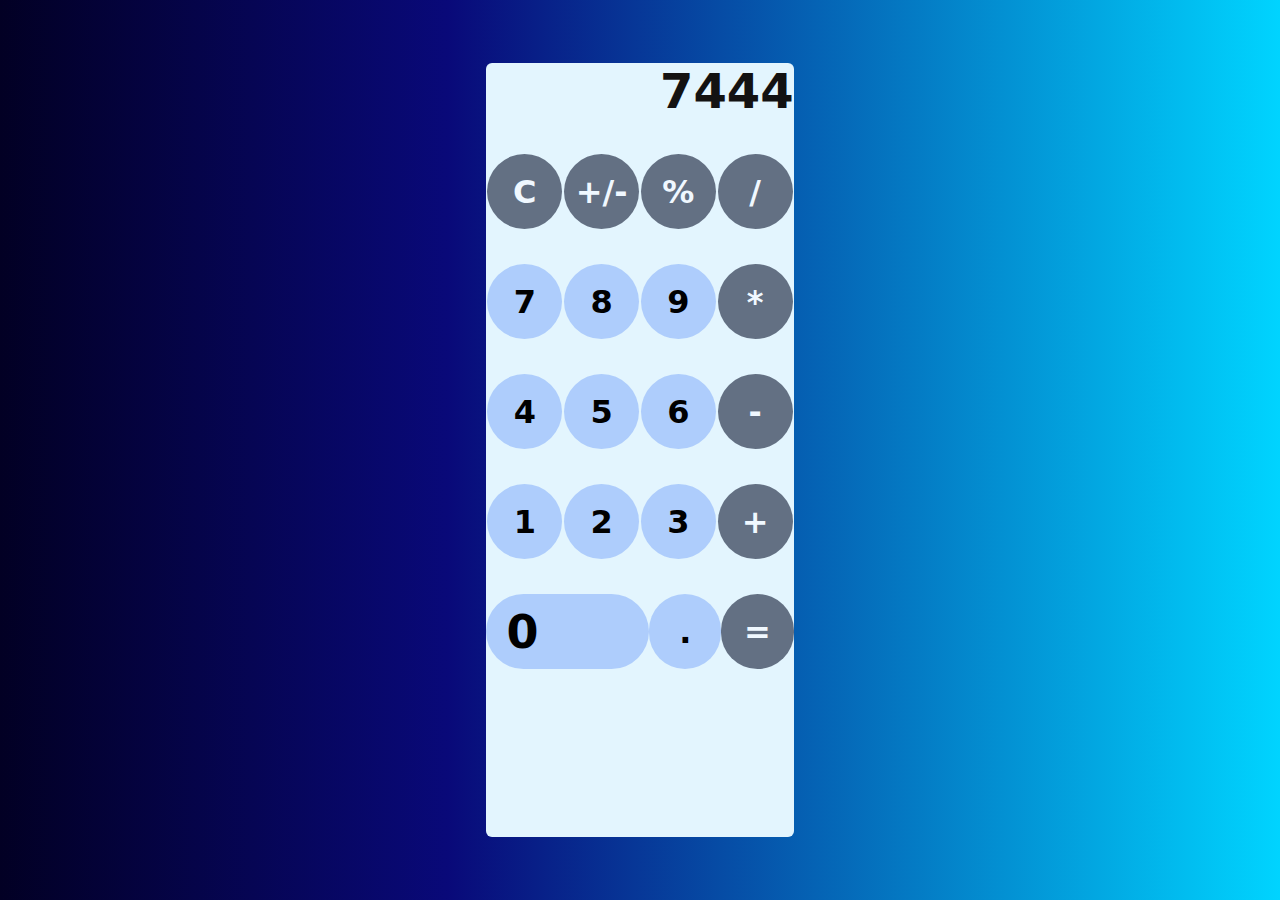
<file: Calculator/index.html>
<!DOCTYPE html>
<html lang="en">
<head>
    <meta charset="UTF-8">
    <meta name="viewport" content="width=device-width, initial-scale=1.0">
    <title>Calculator</title>
    <link rel="stylesheet" href="style.css">
</head>
<body>
    <div class="container">
        <div class="heading">
            <h2>7444</h2>
        </div>

        <div class="row1">
            <div class="num1" style="background-color: rgb(99,112,131); color: aliceblue;" ><h1>C</h1></div>
            <div class="num1"style="background-color: rgb(99,112,131); color: aliceblue;"><h1>+/-</h1></div>
            <div class="num1"style="background-color: rgb(99,112,131); color: aliceblue;"><h1>%</h1></div>
            <div class="num1"style="background-color: rgb(99,112,131); color: aliceblue;"><h1>/</h1></div>
        </div>
        <div class="row2">
            <div class="num1"><h1>7</h1></div>
            <div class="num1"><h1>8</h1></div>
            <div class="num1"><h1>9</h1></div>
            <div class="num1" style="background-color: rgb(99,112,131); color: aliceblue;"><h1>*</h1></div>
        </div>
        <div class="row3">
            <div class="num1"><h1>4</h1></div>
            <div class="num1"><h1>5</h1></div>
            <div class="num1"><h1>6</h1></div>
            <div class="num1" style="background-color: rgb(99,112,131); color: aliceblue;"><h1>-</h1></div>
        </div>
        <div class="row4">
            <div class="num1"><h1>1</h1></div>
            <div class="num1"><h1>2</h1></div>
            <div class="num1"><h1>3</h1></div>
            <div class="num1" style="background-color: rgb(99,112,131); color: aliceblue;"><h1>+</h1></div>
        </div>
        <div class="row5">
            <div class="num2"><h1>0</h1></div>
            <div class="num1"><h1>.</h1></div>
            <div class="num1" style="background-color: rgb(99,112,131); color: aliceblue;"><h1>=</h1></div>
        </div>
    </div>
</body>
</html>
</file>
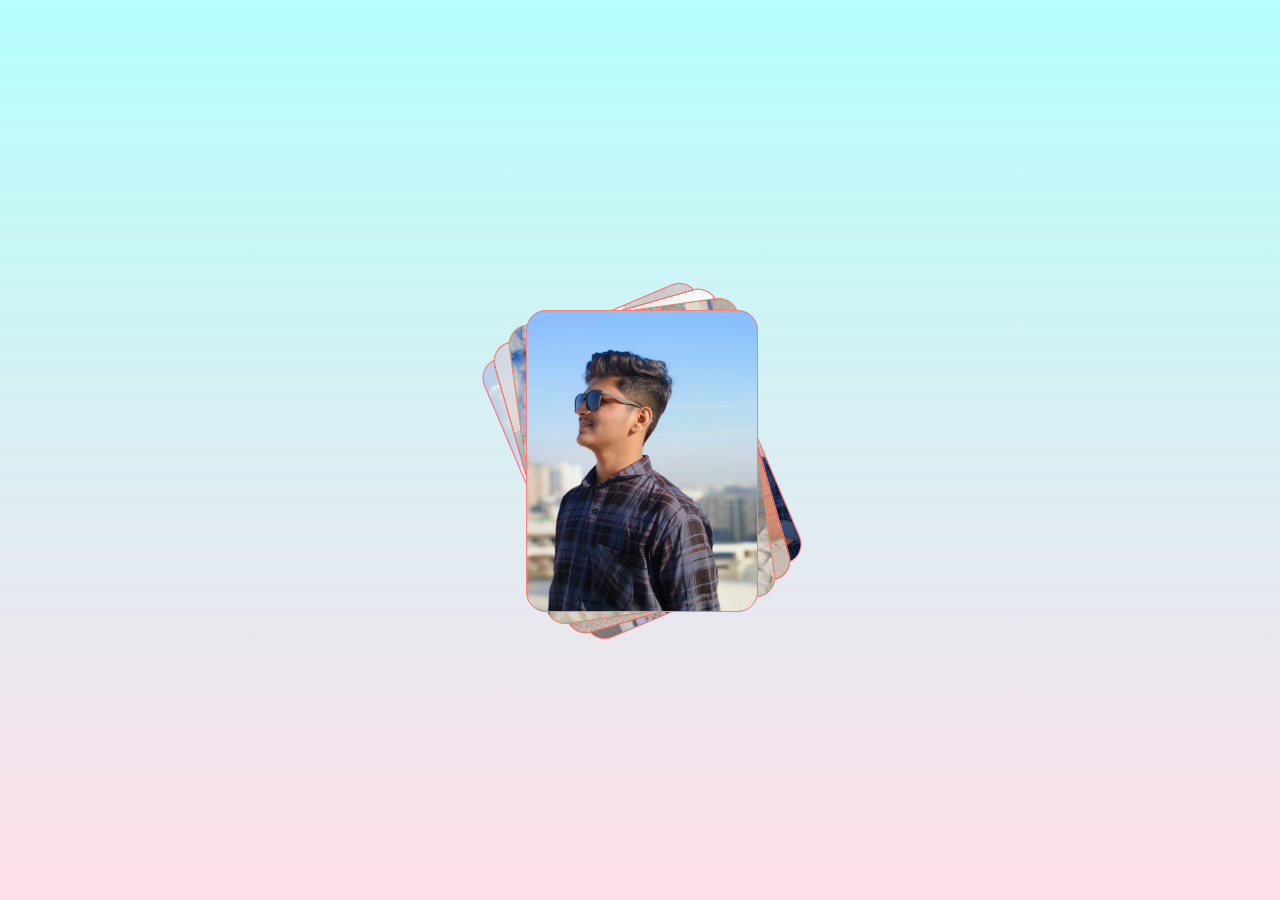
<file: Cards/index.html>
<!DOCTYPE html>
<html lang="en">
<head>
    <meta charset="UTF-8">
    <meta name="viewport" content="width=device-width, initial-scale=1.0">
    <title>Cards</title>
    <link rel="stylesheet" href="style.css">
</head>
<body>
    <div id="main">
        <div id="card1" class="card">
            <img src="./image 1.jpg">
        </div>
        <div id="card2" class="card">
            <img src="./image 2.jpg">
        </div>
        <div id="card3" class="card">
            <img src="./image 3.jpg">
        </div>
        <div id="card4" class="card">
            <img src="./image 4.jpg">
        </div>
    </div>
    
</body>
</html>
</file>
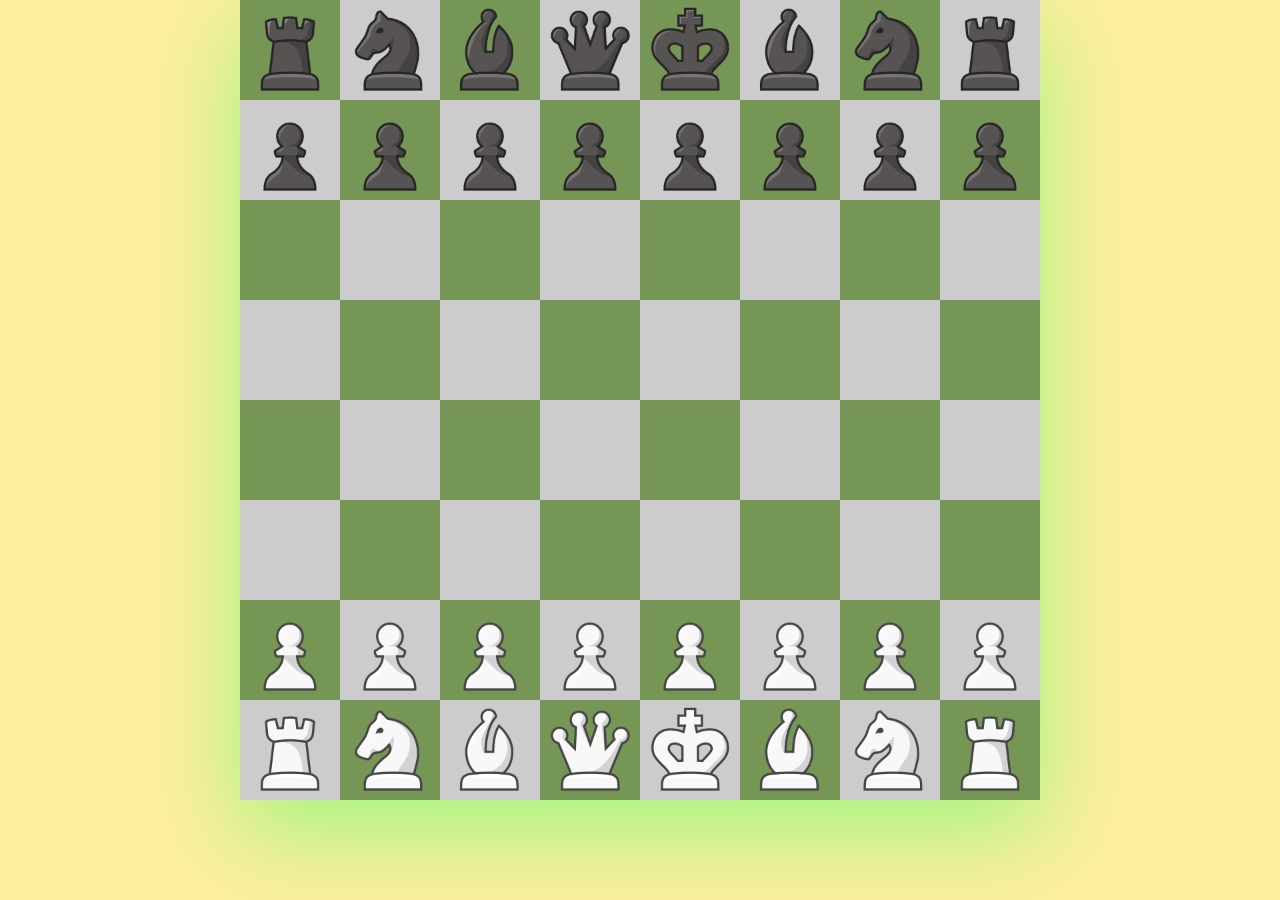
<file: Chess/index.html>
<!DOCTYPE html>
<html lang="en">
<head>
    <meta charset="UTF-8">
    <meta name="viewport" content="width=device-width, initial-scale=1.0">
    <title>Chessboard</title>
    <link rel="stylesheet" href="style.css">
</head>
<body>
    <div class="outer">
        <div class="row">
            <div class="black"><img src="./pieces/black/rook.png"></div>
            <div class="white"><img src="./pieces/black/knight.png"></div>
            <div class="black"><img src="./pieces/black/bishop.png"></div>
            <div class="white"><img src="./pieces/black/queen.png"></div>
            <div class="black"><img src="./pieces/black/king.png"></div>
           <div class="white"><img src="./pieces/black/bishop.png"></div>
            <div class="black"><img src="./pieces/black/knight.png"></div>
            <div class="white"><img src="./pieces/black/rook.png"></div>
        </div><!--first row end-->
        <div class="row">
            <div class="white"><img src="./pieces/black/pawn.png"></div>
            <div class="black"><img src="./pieces/black/pawn.png"></div>
            <div class="white"><img src="./pieces/black/pawn.png"></div>
            <div class="black"><img src="./pieces/black/pawn.png"></div>
            <div class="white"><img src="./pieces/black/pawn.png"></div>
            <div class="black"><img src="./pieces/black/pawn.png"></div>
            <div class="white"><img src="./pieces/black/pawn.png"></div>
            <div class="black"><img src="./pieces/black/pawn.png"></div>
        </div><!--second row end-->
        <div class="row">
            <div class="black"></div>
            <div class="white"></div>
            <div class="black"></div>
            <div class="white"></div>
            <div class="black"></div>
            <div class="white"></div>
            <div class="black"></div>
            <div class="white"></div>
        </div><!--third row end-->
        <div class="row">
            <div class="white"></div>
            <div class="black"></div>
            <div class="white"></div>
            <div class="black"></div>
            <div class="white"></div>
            <div class="black"></div>
            <div class="white"></div>
            <div class="black"></div>
        </div><!--four row end-->
        <div class="row">
            <div class="black"></div>
            <div class="white"></div>
            <div class="black"></div>
            <div class="white"></div>
            <div class="black"></div>
            <div class="white"></div>
            <div class="black"></div>
            <div class="white"></div>
        </div><!--five row end-->
        <div class="row">
            <div class="white"></div>
            <div class="black"></div>
            <div class="white"></div>
            <div class="black"></div>
            <div class="white"></div>
            <div class="black"></div>
            <div class="white"></div>
            <div class="black"></div>
        </div><!--six row end-->
        <div class="row">
            <div class="black"><img src="./pieces/white/pawn.png"></div>
            <div class="white"><img src="./pieces/white/pawn.png"></div>
            <div class="black"><img src="./pieces/white/pawn.png"></div>
            <div class="white"><img src="./pieces/white/pawn.png"></div>
            <div class="black"><img src="./pieces/white/pawn.png"></div>
            <div class="white"><img src="./pieces/white/pawn.png"></div>
            <div class="black"><img src="./pieces/white/pawn.png"></div>
            <div class="white"><img src="./pieces/white/pawn.png"></div>
        </div><!--seaven row end-->
        <div class="row">
            <div class="white"><img src="./pieces/white/rook.png"></div>
            <div class="black"><img src="./pieces/white/knight.png"></div>
            <div class="white"><img src="./pieces/white/bishop.png"></div>
            <div class="black"><img src="./pieces/white/queen.png"></div>
            <div class="white"><img src="./pieces/white/king.png"></div>
            <div class="black"><img src="./pieces/white/bishop.png"></div>
            <div class="white"><img src="./pieces/white/knight.png"></div>
            <div class="black"><img src="./pieces/white/rook.png"></div>
        </div><!--eight row end-->
    </div>
    
</body>
</html>
</file>
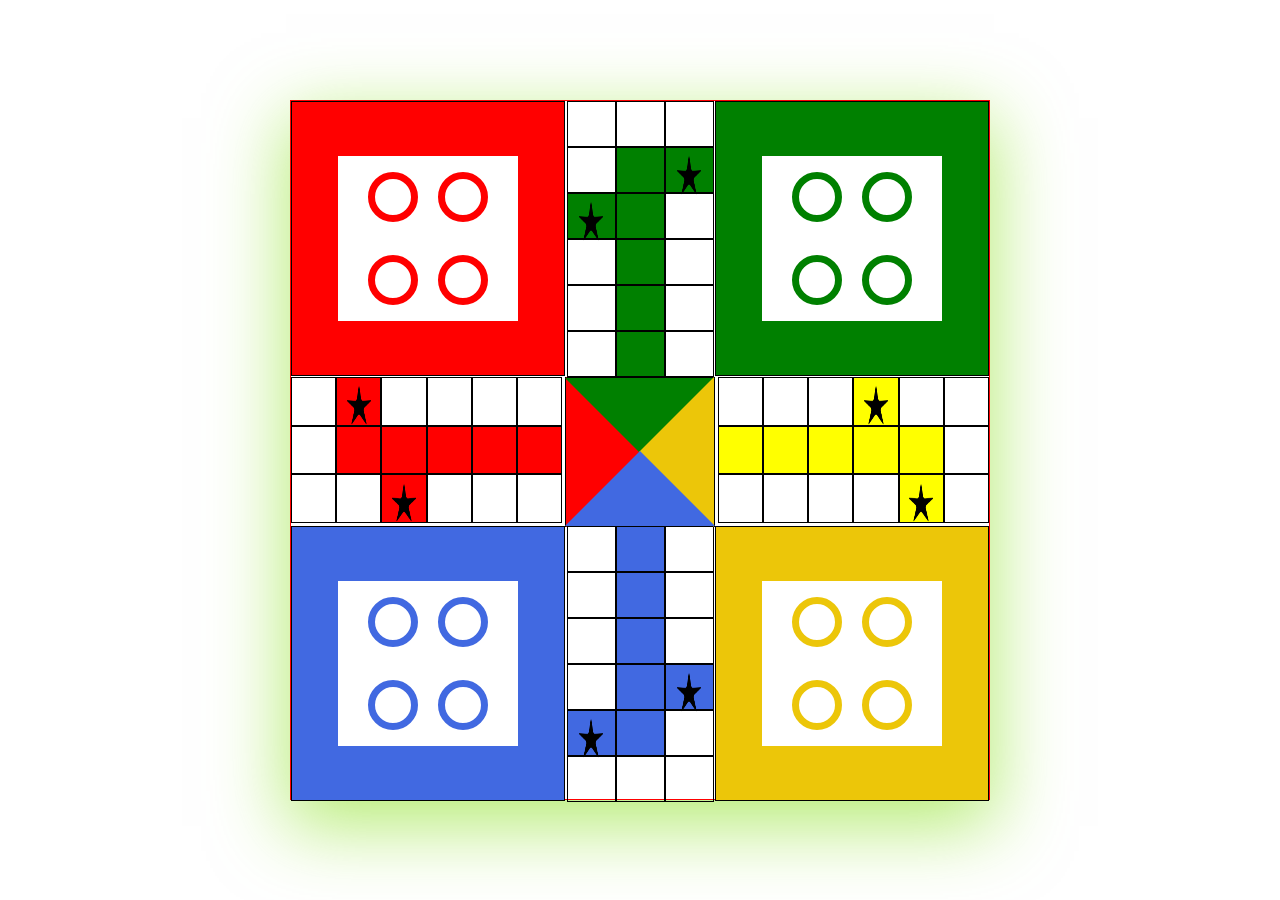
<file: Ludo/index.html>
<!DOCTYPE html>
<html lang="en">
<head>
    <meta charset="UTF-8">
    <meta name="viewport" content="width=device-width, initial-scale=1.0">
    <title>Ludo</title>
    <link rel="stylesheet" href="style.css">
</head>
<body>
    <div class="outer">
        <div class="red">
            <div class="box">
                <div class="insidebox_redBackground"></div>
                <div class="insidebox_redBackground"></div>
                <div class="insidebox_redBackground"></div>
                <div class="insidebox_redBackground"></div>
            </div>
        </div>
           
        <div class="squareContainer">
            <div class="left">
                <div class="square"></div>
                <div class="square"></div>
                <div class="square" style="background-color: green;">
                    <img src="./dark-star-shape.png" alt="star">
                </div>
                <div class="square"></div>
                <div class="square"></div>
                <div class="square"></div>
            </div>
            <div class="middle">
                <div class="square"></div>
                <div class="square" style="background-color: green;"></div>
                <div class="square" style="background-color: green;"></div>
                <div class="square" style="background-color: green;"></div>
                <div class="square" style="background-color: green;"></div>
                <div class="square" style="background-color: green;"></div>
            </div>
            <div class="right">
                <div class="square"></div>
                <div class="square" style="background-color: green;">
                    <img src="./dark-star-shape.png" alt="star">
                </div>
                <div class="square"></div>
                <div class="square"></div>
                <div class="square"></div>
                <div class="square"></div>
            </div>
        </div>

        <div class="green">
            <div class="box">
                <div class="insidebox_greenBackground"></div>
                <div class="insidebox_greenBackground"></div>
                <div class="insidebox_greenBackground"></div>
                <div class="insidebox_greenBackground"></div>
            </div>
        </div>

        <div class="row">
            <div class="rowleft">
                <div class="row1">
                    <div class="square1"></div>
                    <div class="square1" style="background-color: red;">
                        <img src="./dark-star-shape.png" alt="star">
                    </div>
                    <div class="square1"></div>
                    <div class="square1"></div>
                    <div class="square1"></div>
                    <div class="square1"></div>
                </div>
                <div class="row1">
                    <div class="square1"></div>
                    <div class="square1" style="background-color: red;"></div>
                    <div class="square1" style="background-color: red;"></div>
                    <div class="square1" style="background-color: red;"></div>
                    <div class="square1" style="background-color: red;"></div>
                    <div class="square1" style="background-color: red;"></div>
                </div>
                <div class="row1">
                    <div class="square1"></div>
                    <div class="square1"></div>
                    <div class="square1" style="background-color: red;">
                        <img src="./dark-star-shape.png" alt="star">
                    </div>
                    <div class="square1"></div>
                    <div class="square1"></div>
                    <div class="square1"></div>
                </div>
            </div>

            <!-- Center Home Area -->
            <div class="center-home">
                <div class="triangle red-triangle"></div>
                <div class="triangle green-triangle"></div>
                <div class="triangle yellow-triangle"></div>
                <div class="triangle blue-triangle"></div>
            </div>

            <div class="row-right">
                <div class="row1">
                    <div class="square1"></div>
                    <div class="square1"></div>
                    <div class="square1"></div>
                    <div class="square1" style="background-color: yellow;">
                        <img src="./dark-star-shape.png" alt="star">
                    </div>
                    <div class="square1"></div>
                    <div class="square1"></div>
                </div>
                <div class="row1">
                    <div class="square1" style="background-color: yellow;"></div>
                    <div class="square1" style="background-color: yellow;"></div>
                    <div class="square1" style="background-color: yellow;"></div>
                    <div class="square1" style="background-color: yellow;"></div>
                    <div class="square1" style="background-color: yellow;"></div>
                    <div class="square1"></div>
                </div>
                <div class="row1">
                    <div class="square1"></div>
                    <div class="square1"></div>
                    <div class="square1"></div>
                    <div class="square1"></div>
                    <div class="square1" style="background-color: yellow;">
                        <img src="./dark-star-shape.png" alt="star">
                    </div>
                    <div class="square1"></div>
                </div>
            </div>
        </div>

        <div class="blue">
            <div class="box">
                <div class="insidebox_blueBackground"></div>
                <div class="insidebox_blueBackground"></div>
                <div class="insidebox_blueBackground"></div>
                <div class="insidebox_blueBackground"></div>
            </div>
        </div>
             
        <div class="squareContainer">
            <div class="left">
                <div class="square"></div>
                <div class="square"></div>
                <div class="square"></div>
                <div class="square"></div>
                <div class="square" style="background-color: royalblue;">
                    <img src="./dark-star-shape.png" alt="star">
                </div>
                <div class="square"></div>
            </div>
            <div class="middle">
                <div class="square" style="background-color: royalblue;"></div>
                <div class="square" style="background-color: royalblue;"></div>
                <div class="square" style="background-color: royalblue;"></div>
                <div class="square" style="background-color: royalblue;"></div>
                <div class="square" style="background-color: royalblue;"></div>
                <div class="square"></div>
            </div>
            <div class="right">
                <div class="square"></div>
                <div class="square"></div>
                <div class="square"></div>
                <div class="square" style="background-color: royalblue;">
                    <img src="./dark-star-shape.png" alt="star">
                </div>
                <div class="square"></div>
                <div class="square"></div>
            </div>
        </div>

        <div class="yellow">
            <div class="box">
                <div class="insidebox_yellowBackground"></div>
                <div class="insidebox_yellowBackground"></div>
                <div class="insidebox_yellowBackground"></div>
                <div class="insidebox_yellowBackground"></div>
            </div>
        </div>
    </div>
</body>
</html>
</file>
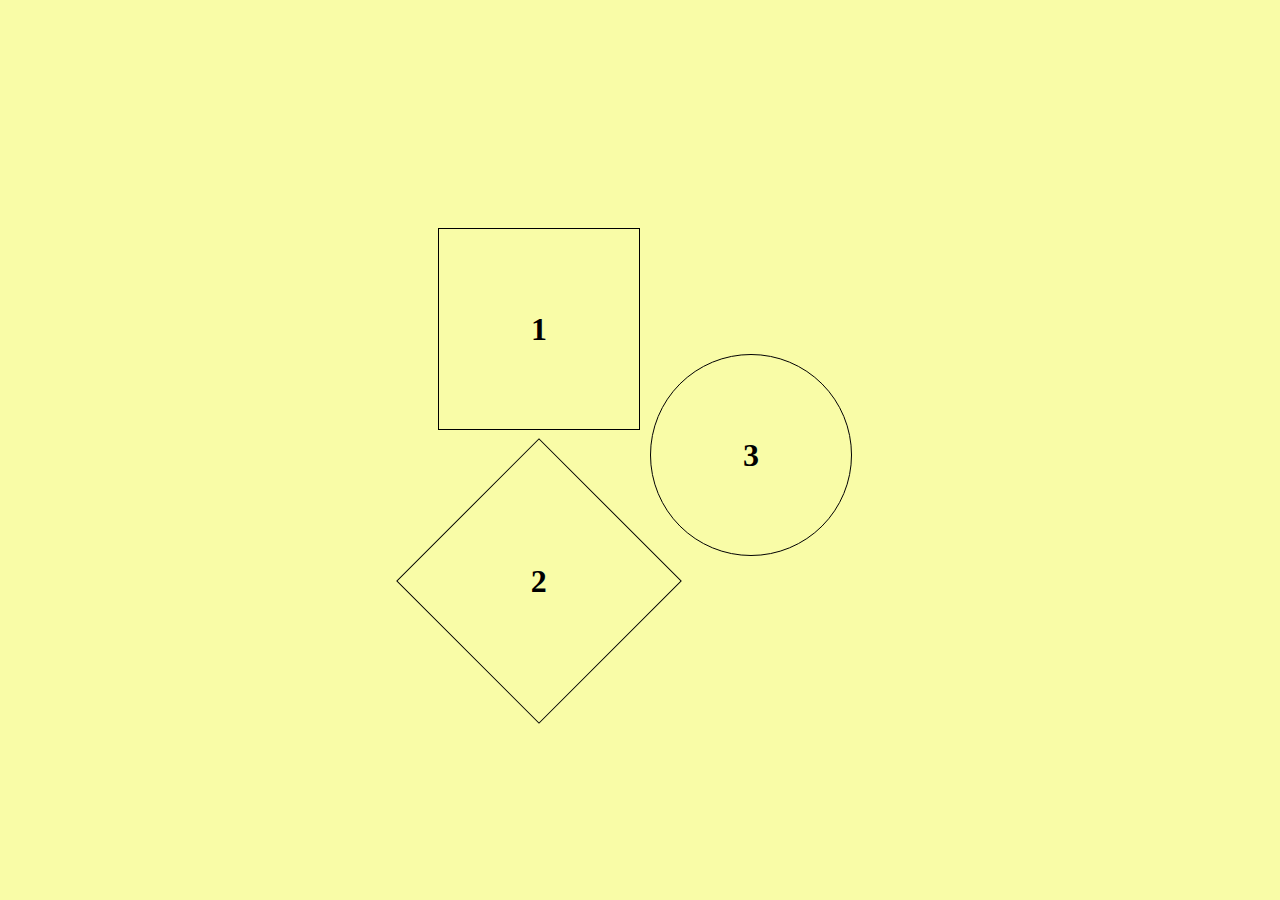
<file: SquearHover/index.html>
<!DOCTYPE html>
<html lang="en">
<head>
    <meta charset="UTF-8">
    <meta name="viewport" content="width=device-width, initial-scale=1.0">
    <title>Squaers</title>
    <link rel="stylesheet" href="style.css">
</head>
<body>
   <div id="main">
    <div id="box">
    <div id="square" class="shape"><h1>1</h1></div>
    <div id="diamond" class="shape"><h1>2</h1></div>
</div>
    <div id="circle" class="shape"><h1>3</h1></div>

   </div> 
    
</body>
</html>
</file>
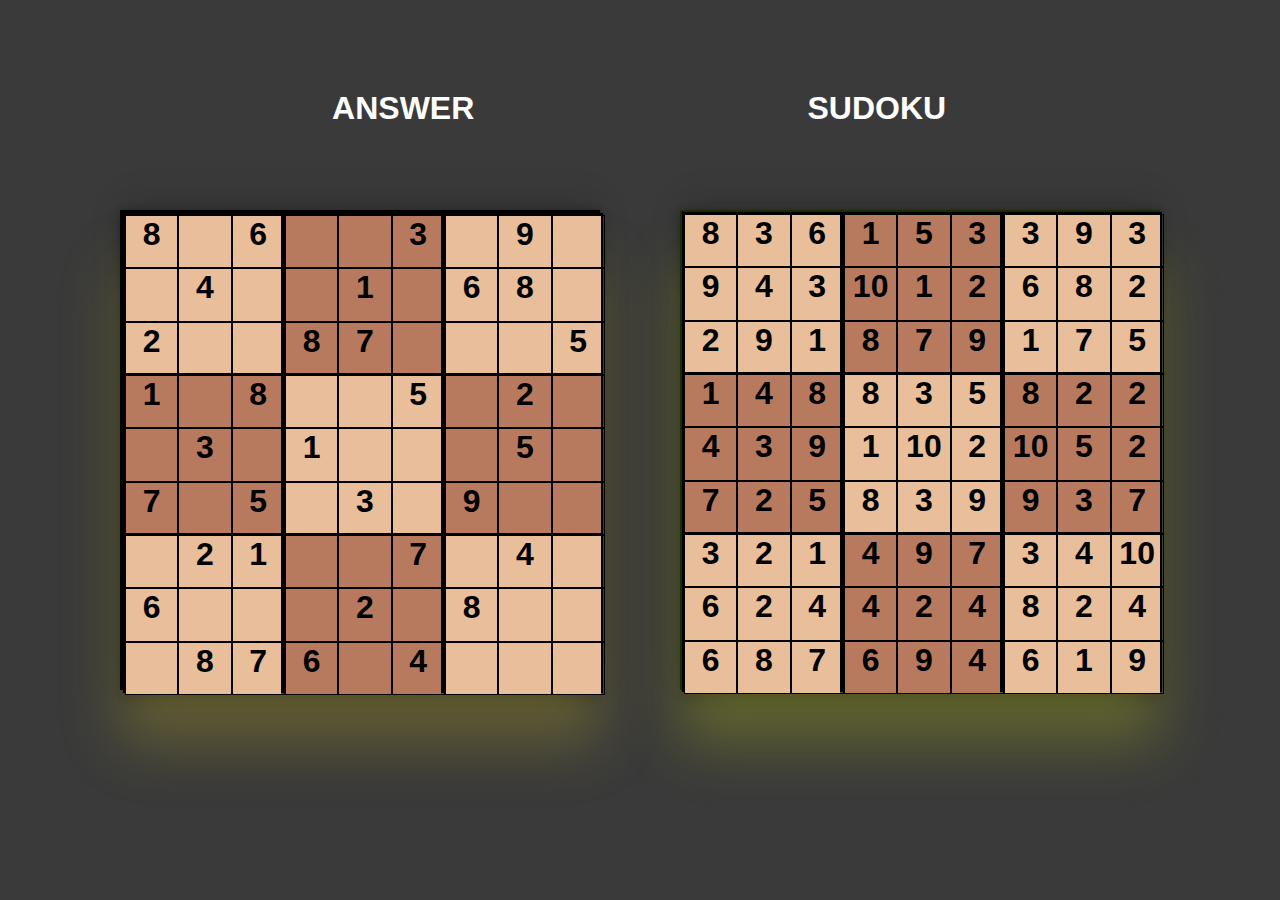
<file: sudoku/index.html>
<!DOCTYPE html>
<html lang="en">

<head>
    <title>Sudoku</title>
    <link rel="stylesheet" href="./style.css">

</head>

<body>
       
    <div class="main">
      <div class="sudoku"><h1>SUDOKU</h1></div>
        <div class="main-border1">
          
          <div class="boxes">
            <div class="rijans">
                <div class="minbox"><h1>8</h1></div>
            <div class="minbox"></div>
            <div class="minbox"><h1>6</h1></div>
            <div class="minbox"></div>
            <div class="minbox"><h1>4</h1></div>
            <div class="minbox"></div>
            <div class="minbox"><h1>2</h1></div>
            <div class="minbox"></div>
            <div class="minbox"></div>
            </div>
          </div>
          <div class="boxes">
            <div class="rijans-color">
                <div class="minbox"></div>
            <div class="minbox"></div>
            <div class="minbox"><h1>3</h1></div>
            <div class="minbox"></div>
            <div class="minbox"><h1>1</h1></div>
            <div class="minbox"></div>
            <div class="minbox"><h1>8</h1></div>
            <div class="minbox"><h1>7</h1></div>
            <div class="minbox"></div>
            </div>
          </div>
          <div class="boxes">
            <div class="rijans">
                <div class="minbox"></div>
            <div class="minbox"><h1>9</h1></div>
            <div class="minbox"></div>
            <div class="minbox"><h1>6</h1></div>
            <div class="minbox"><h1>8</h1></div>
            <div class="minbox"></div>
            <div class="minbox"></div>
            <div class="minbox"></div>
            <div class="minbox"><h1>5</h1></div>
            </div>
          </div>
          <div class="boxes">
            <div class="rijans-color">
                <div class="minbox"><h1>1</h1></div>
            <div class="minbox"></div>
            <div class="minbox"><h1>8</h1></div>
            <div class="minbox"></div>
            <div class="minbox"><h1>3</h1></div>
            <div class="minbox"></div>
            <div class="minbox"><h1>7</h1></div>
            <div class="minbox"></div>
            <div class="minbox"><h1>5</h1></div>
            </div>
          </div>
          <div class="boxes">
            <div class="rijans">
                <div class="minbox"></div>
            <div class="minbox"></div>
            <div class="minbox"><h1>5</h1></div>
            <div class="minbox"><h1>1</h1></div>
            <div class="minbox"></div>
            <div class="minbox"></div>
            <div class="minbox"></div>
            <div class="minbox"><h1>3</h1></div>
            <div class="minbox"></div>
            </div>
          </div>
          <div class="boxes">
            <div class="rijans-color">
                <div class="minbox"></div>
            <div class="minbox"><h1>2</h1></div>
            <div class="minbox"></div>
            <div class="minbox"></div>
            <div class="minbox"><h1>5</h1></div>
            <div class="minbox"></div>
            <div class="minbox"><h1>9</h1></div>
            <div class="minbox"></div>
            <div class="minbox"></div>
            </div>
          </div>
          <div class="boxes">
            <div class="rijans">
                <div class="minbox"></div>
            <div class="minbox"><h1>2</h1></div>
            <div class="minbox"><h1>1</h1></div>
            <div class="minbox"><h1>6</h1></div>
            <div class="minbox"></div>
            <div class="minbox"></div>
            <div class="minbox"></div>
            <div class="minbox"><h1>8</h1></div>
            <div class="minbox"><h1>7</h1></div>
            </div>
          </div>
          <div class="boxes">
            <div class="rijans-color">
                <div class="minbox"></div>
            <div class="minbox"></div>
            <div class="minbox"><h1>7</h1></div>
            <div class="minbox"></div>
            <div class="minbox"><h1>2</h1></div>
            <div class="minbox"></div>
            <div class="minbox"><h1>6</h1></div>
            <div class="minbox"></div>
            <div class="minbox"><h1>4</h1></div>
            </div>
          </div>
          <div class="boxes">
            <div class="rijans">
                <div class="minbox"></div>
            <div class="minbox"><h1>4</h1></div>
            <div class="minbox"></div>
            <div class="minbox"><h1>8</h1></div>
            <div class="minbox"></div>
            <div class="minbox"></div>
            <div class="minbox"></div>
            <div class="minbox"></div>
            <div class="minbox"><h1></h1></div>
            </div>
          </div>
</div>
      
<div class="ans"><h1>ANSWER</h1></div>
        <div class="main-border2">
          <div class="boxes">
            <div class="rijans">
                <div class="minbox"><h1>8</h1></div>
            <div class="minbox"><h1>3</h1></div>
            <div class="minbox"><h1>6</h1></div>
            <div class="minbox"><h1>9</h1></div>
            <div class="minbox"><h1>4</h1></div>
            <div class="minbox"><h1>3</h1></div>
            <div class="minbox"><h1>2</h1></div>
            <div class="minbox"><h1>9</h1></div>
            <div class="minbox"><h1>1</h1></div>
            </div>
          </div>
          <div class="boxes">
            <div class="rijans-color">
                <div class="minbox"><h1>1</h1></div>
            <div class="minbox"><h1>5</h1></div>
            <div class="minbox"><h1>3</h1></div>
            <div class="minbox"><h1>10</h1></div>
            <div class="minbox"><h1>1</h1></div>
            <div class="minbox"><h1>2</h1></div>
            <div class="minbox"><h1>8</h1></div>
            <div class="minbox"><h1>7</h1></div>
            <div class="minbox"><h1>9</h1></div>
            </div>
          </div>
          <div class="boxes">
            <div class="rijans">
                <div class="minbox"><h1>3</h1></div>
            <div class="minbox"><h1>9</h1></div>
            <div class="minbox"><h1>3</h1></div>
            <div class="minbox"><h1>6</h1></div>
            <div class="minbox"><h1>8</h1></div>
            <div class="minbox"><h1>2</h1></div>
            <div class="minbox"><h1>1</h1></div>
            <div class="minbox"><h1>7</h1></div>
            <div class="minbox"><h1>5</h1></div>
            </div>
          </div>
          <div class="boxes">
            <div class="rijans-color">
                <div class="minbox"><h1>1</h1></div>
            <div class="minbox"><h1>4</h1></div>
            <div class="minbox"><h1>8</h1></div>
            <div class="minbox"><h1>4</h1></div>
            <div class="minbox"><h1>3</h1></div>
            <div class="minbox"><h1>9</h1></div>
            <div class="minbox"><h1>7</h1></div>
            <div class="minbox"><h1>2</h1></div>
            <div class="minbox"><h1>5</h1></div>
            </div>
          </div>
          <div class="boxes">
            <div class="rijans">
                <div class="minbox"><h1>8</h1></div>
            <div class="minbox"><h1>3</h1></div>
            <div class="minbox"><h1>5</h1></div>
            <div class="minbox"><h1>1</h1></div>
            <div class="minbox"><h1>10</h1></div>
            <div class="minbox"><h1>2</h1></div>
            <div class="minbox"><h1>8</h1></div>
            <div class="minbox"><h1>3</h1></div>
            <div class="minbox"><h1>9</h1></div>
            </div>
          </div>
          <div class="boxes">
            <div class="rijans-color">
                <div class="minbox"><h1>8</h1></div>
            <div class="minbox"><h1>2</h1></div>
            <div class="minbox"><h1>2</h1></div>
            <div class="minbox"><h1>10</h1></div>
            <div class="minbox"><h1>5</h1></div>
            <div class="minbox"><h1>2</h1></div>
            <div class="minbox"><h1>9</h1></div>
            <div class="minbox"><h1>3</h1></div>
            <div class="minbox"><h1>7</h1></div>
            </div>
          </div>
          <div class="boxes">
            <div class="rijans">
                <div class="minbox"><h1>3</h1></div>
            <div class="minbox"><h1>2</h1></div>
            <div class="minbox"><h1>1</h1></div>
            <div class="minbox"><h1>6</h1></div>
            <div class="minbox"><h1>2</h1></div>
            <div class="minbox"><h1>4</h1></div>
            <div class="minbox"><h1>6</h1></div>
            <div class="minbox"><h1>8</h1></div>
            <div class="minbox"><h1>7</h1></div>
            </div>
          </div>
          <div class="boxes">
            <div class="rijans-color">
                <div class="minbox"><h1>4</h1></div>
            <div class="minbox"><h1>9</h1></div>
            <div class="minbox"><h1>7</h1></div>
            <div class="minbox"><h1>4</h1></div>
            <div class="minbox"><h1>2</h1></div>
            <div class="minbox"><h1>4</h1></div>
            <div class="minbox"><h1>6</h1></div>
            <div class="minbox"><h1>9</h1></div>
            <div class="minbox"><h1>4</h1></div>
            </div>
          </div>
          <div class="boxes">
            <div class="rijans">
                <div class="minbox"><h1>3</h1></div>
            <div class="minbox"><h1>4</h1></div>
            <div class="minbox"><h1>10</h1></div>
            <div class="minbox"><h1>8</h1></div>
            <div class="minbox"><h1>2</h1></div>
            <div class="minbox"><h1>4</h1></div>
            <div class="minbox"><h1>6</h1></div>
            <div class="minbox"><h1>1</h1></div>
            <div class="minbox"><h1>9</h1></div>
            </div>
          </div>
         
    </div>








</div>









</body>
</html>
</file>
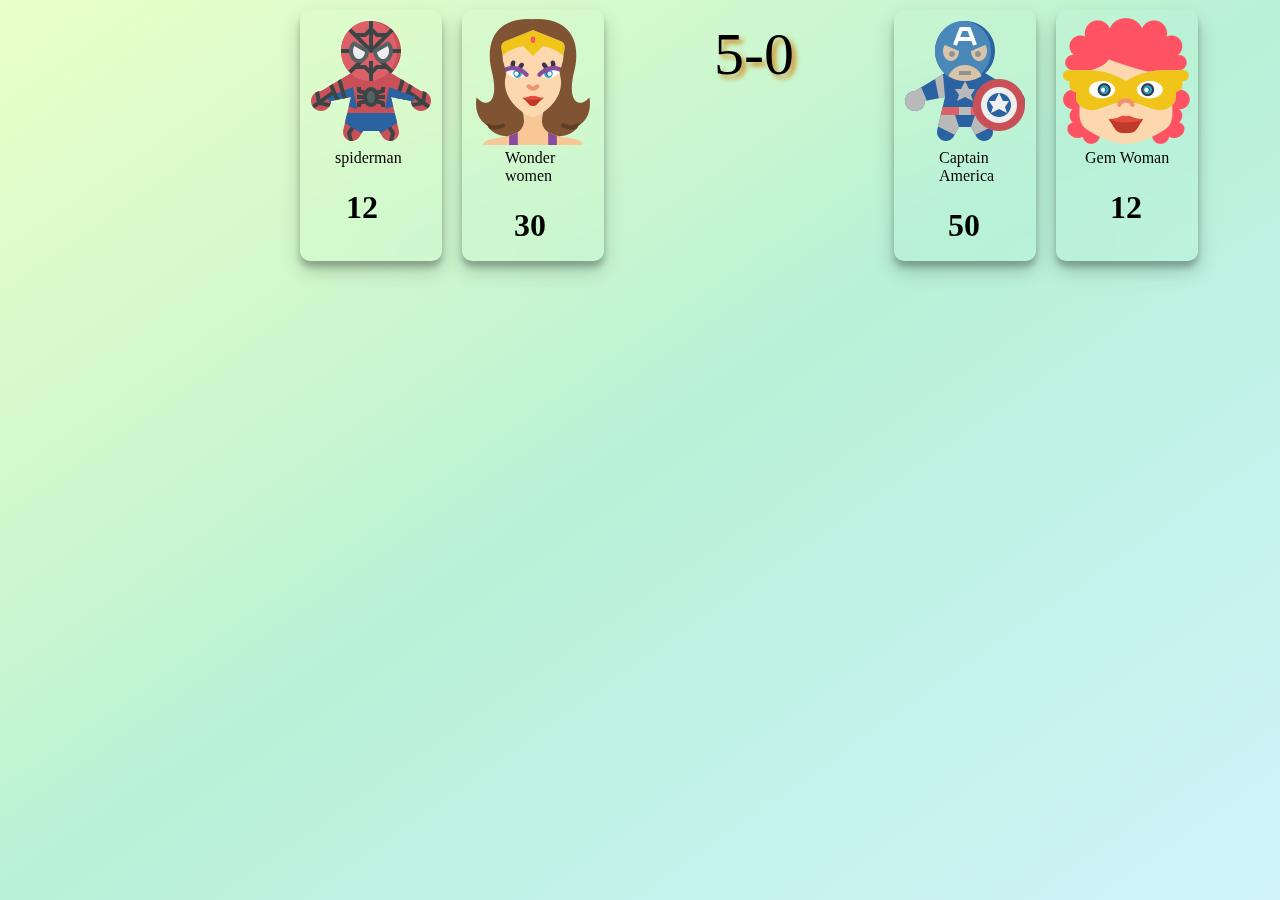
<file: SuperWar/index.html>
<!DOCTYPE html>
<html lang="en">
<head>
    <meta charset="UTF-8">
    <meta name="viewport" content="width=device-width, initial-scale=1.0">
    <title>SuperWars</title>
    <link rel="stylesheet" href="style.css">
</head>
<body>
    <div id="main">
        <div id="spiderman">
            <img src="./super-1.png">
            <p style="margin-left: 28px;">spiderman</p>
            <h1>12</h1>
        </div>

         <div id="wonderwomen">
            <img src="./super-3.png">
            <p style="margin-left: 36px;">Wonder<br>women </p>
            <h1>30</h1>
         </div>   

         <div id="score">
            <div class="score1">5</div>
            <div class="desh">-</div>
            <div class="score2">0</div>
         </div>

         <div id="captainamerica">
            <img src="./super-2.png">
            <p style="margin-left: 38px;">Captain<br>America</p>
            <h1>50</h1>
         </div>

         <div id="gemwoman">
            <img src="./super-4.png">
            <p style="margin-left: 22px;">Gem Woman</p>
            <h1>12</h1>

         </div>
        </div>
    
    
</body>
</html>
</file>
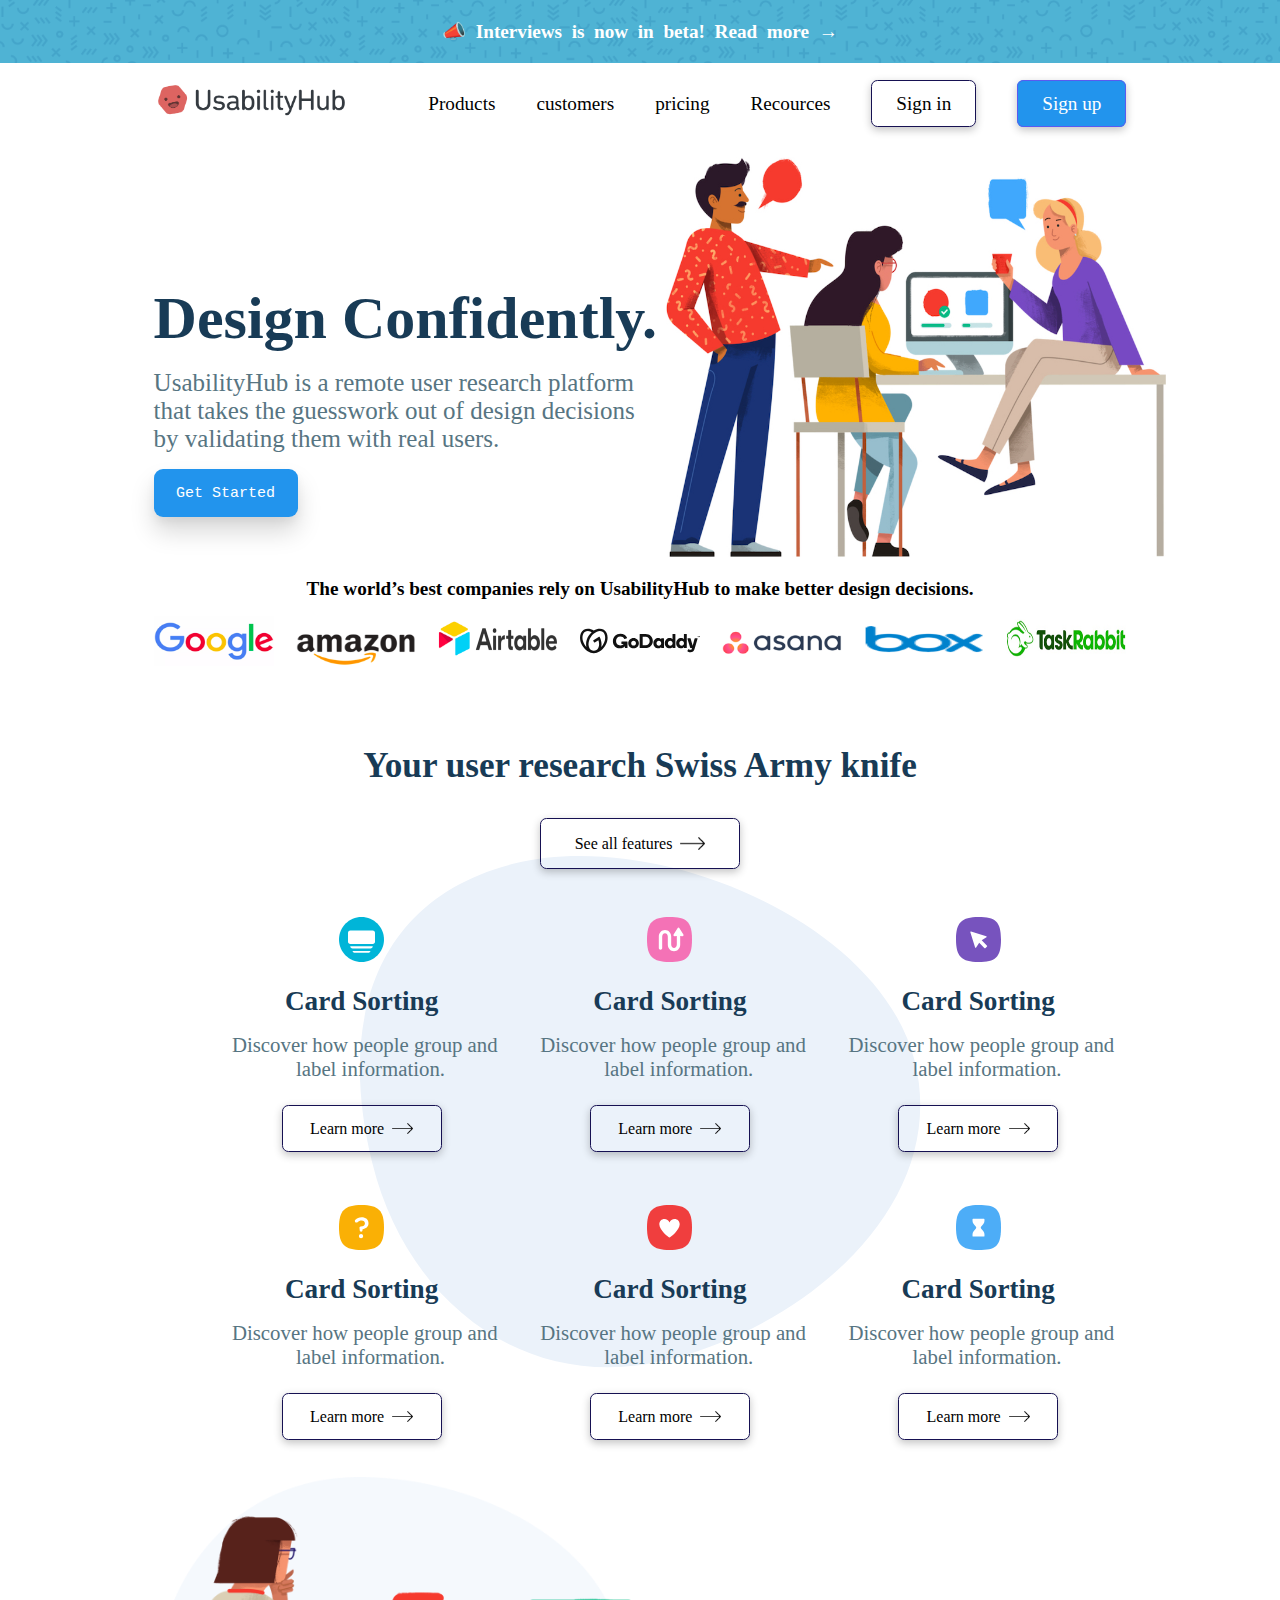
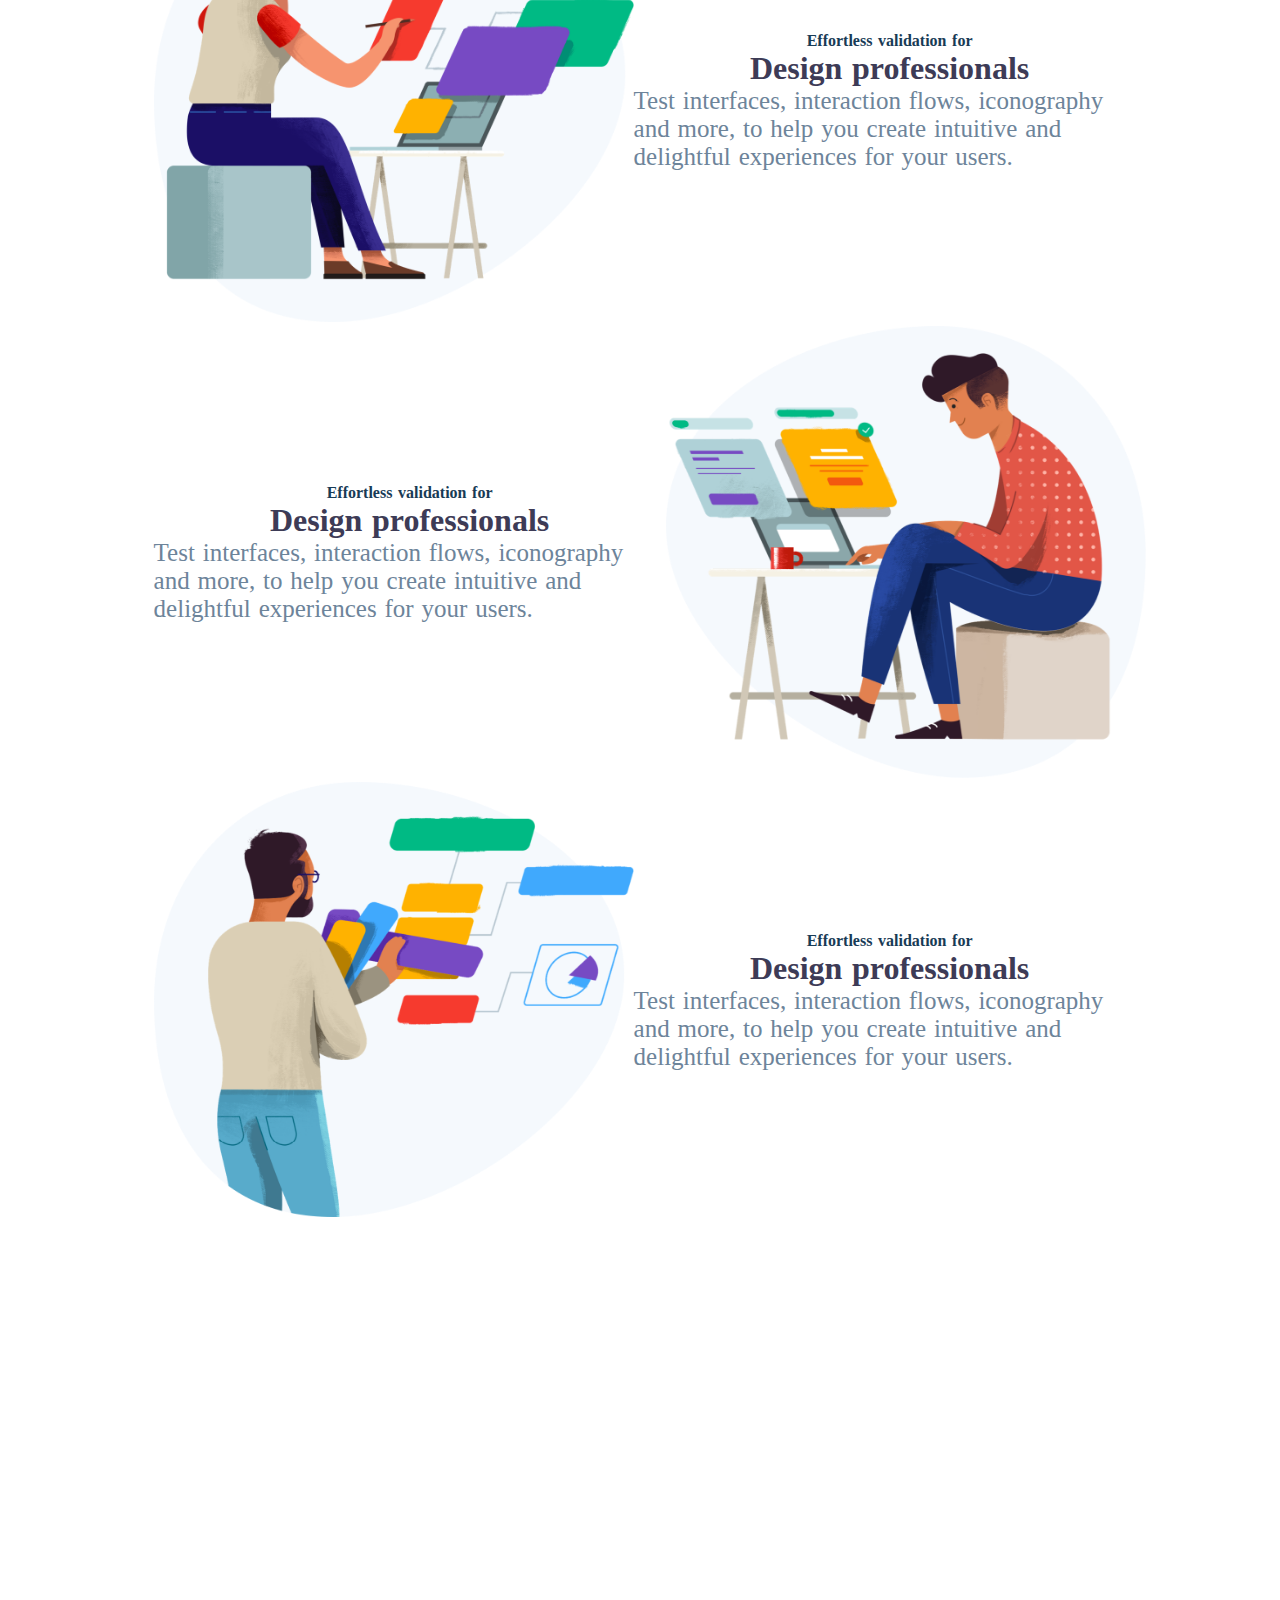
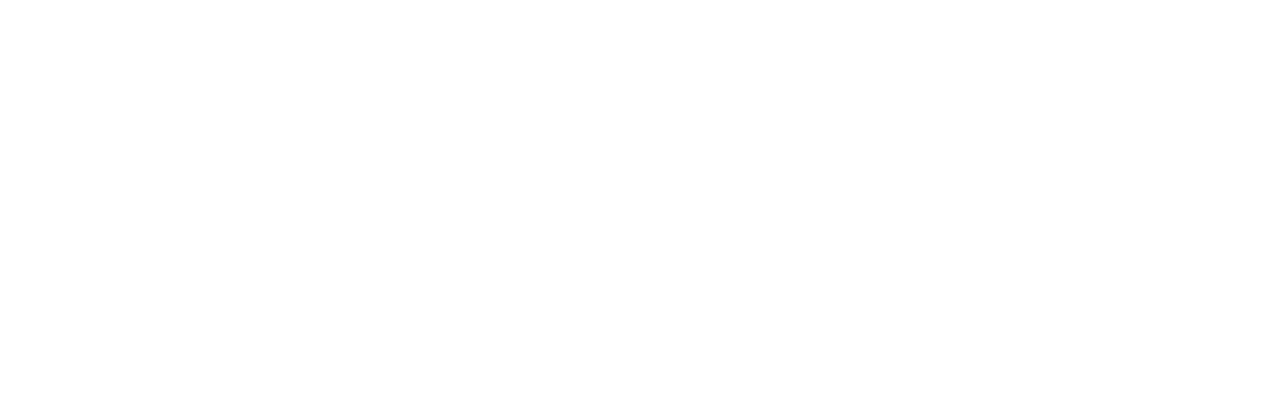
<file: UsabilityHub-clone/index.html>
<!DOCTYPE html>
<html lang="en">

<head>
    <meta charset="UTF-8">
    <meta name="viewport" content="width=device-width, initial-scale=1.0">
    <title>My website</title>
    <link rel="stylesheet" href="style.css">
</head>

<body>
    <div class="top-banner">
        <h3>📣 Interviews is now in beta! Read more →</h3>
    </div>

    <div class="bothside-space">
        <nav>
            <div class="logo">
                <a href="#">
                    <img src="./photos/asset 0.png" alt="">
                </a>
            </div>

            <div class="navigation-links">
                <ul class="navbar">
                    <li class="list"><a href="#" style="text-decoration: none;">Products</a></li>
                    <li class="list"><a href="#" style="text-decoration: none;">customers</a></li>
                    <li class="list"><a href="#" style="text-decoration: none;">pricing</a></li>
                    <li class="list"><a href="#" style="text-decoration: none;">Recources</a></li>
                    <li><a href="#" id="box-1" style="text-decoration: none;">Sign in</a></li>
                    <li><a href="#" id="box-2" style="text-decoration: none; color: white;">Sign up</a></li>
                </ul>
            </div>
        </nav>


        <main>
            <div class="content-left">
                <h1 style="font-size: 60px; color:rgb(24,59,86);">Design Confidently.</h1>
                <p style="color: rgb(87,117,130);">UsabilityHub is a remote user research platform that takes the
                    guesswork out of design decisions by validating them with real users.</p>
                <button>
                    <pre>Get Started</pre>
                </button>
            </div>

            <div class="right-img">
                <img src="./photos/asset 1.jpeg" alt="">
            </div>
        </main>

        <div class="compuny-container">
            <div class="compuny-text">
                <h3>The world’s best companies rely on UsabilityHub to make better design decisions.</h3>
            </div>
            <div class="compunys-img">
                <img src="./photos/asset 2.png" alt="">
                <img src="./photos/asset 3.png" alt="">
                <img src="./photos/asset 4.png" alt="">
                <img src="./photos/asset 5.svg">
                <img src="./photos/asset 6.png" alt="">
                <img src="./photos/asset 7.png" alt="">
                <img src="./photos/asset 8.png" alt="">
            </div>
        </div>

        <div class="back-img">

            <div class="header-section">
                <div class="header">
                    <h2>Your user research Swiss Army knife</h2>
                    <a href="#" id="right-arrow" style="text-decoration: none;"><span>See all features</span><img
                            src="./photos/right-arrow.png"></a>
                </div>
            </div>

            <div class="mid-grid">
                <div class="mid">
                    <div class="cart-1">
                        <div class="img-section">
                            <img src="./photos/asset 9.svg" alt="">
                        </div>
                        <div class="text-1">
                            <h3>Card Sorting</h3>
                            <p>Discover how people group and <span>label information.</span></p>
                        </div>
                        <a href="#" id="learn-more" style="text-decoration: none;"><span>Learn more</span><img
                                src="./photos/right-arrow.png"></a>
                    </div>
                </div>

                <div class="mid">
                    <div class="cart-1">
                        <div class="img-section">
                            <img src="./photos/asset 10.svg" alt="">
                        </div>
                        <div class="text-1">
                            <h3>Card Sorting</h3>
                            <p>Discover how people group and <span>label information.</span></p>
                        </div>
                        <a href="#" id="learn-more" style="text-decoration: none;"><span>Learn more</span><img
                                src="./photos/right-arrow.png"></a>
                    </div>
                </div>

                <div class="mid">
                    <div class="cart-1">
                        <div class="img-section">
                            <img src="./photos/asset 11.svg" alt="">
                        </div>
                        <div class="text-1">
                            <h3>Card Sorting</h3>
                            <p>Discover how people group and <span>label information.</span></p>
                        </div>
                        <a href="#" id="learn-more" style="text-decoration: none;"><span>Learn more</span><img
                                src="./photos/right-arrow.png"></a>
                    </div>
                </div>

                <div class="mid">
                    <div class="cart-1">
                        <div class="img-section">
                            <img src="./photos/asset 12.svg" alt="">
                        </div>
                        <div class="text-1">
                            <h3>Card Sorting</h3>
                            <p>Discover how people group and <span>label information.</span></p>
                        </div>
                        <a href="#" id="learn-more" style="text-decoration: none;"><span>Learn more</span><img
                                src="./photos/right-arrow.png"></a>
                    </div>
                </div>

                <div class="mid">
                    <div class="cart-1">
                        <div class="img-section">
                            <img src="./photos/asset 13.svg" alt="">
                        </div>
                        <div class="text-1">
                            <h3>Card Sorting</h3>
                            <p>Discover how people group and <span>label information.</span></p>
                        </div>
                        <a href="#" id="learn-more" style="text-decoration: none;"><span>Learn more</span><img
                                src="./photos/right-arrow.png"></a>
                    </div>
                </div>

                <div class="mid">
                    <div class="cart-1">
                        <div class="img-section">
                            <img src="./photos/asset 14.svg" alt="">
                        </div>
                        <div class="text-1">
                            <h3>Card Sorting</h3>
                            <p>Discover how people group and <span>label information.</span></p>
                        </div>
                        <a href="#" id="learn-more" style="text-decoration: none;"><span>Learn more</span><img
                                src="./photos/right-arrow.png"></a>
                    </div>
                </div>

            </div>
        </div>

        <div class="discription-part">
            <div class="slide-1">
                <div class="slide-big-img">
                    <img src="./photos/asset 15.png" alt="">
                </div>
                <div class="slide-text">
                    <h4 style="color: rgb(24,59,86);">Effortless validation for</h4>
                    <h1 style="color: rgb(61,59,86);">Design professionals</h1>
                    <p style="color: rgb(109,132,154);">Test interfaces, interaction flows, iconography and more, to
                        help you create intuitive and delightful experiences for your users.</p>
                </div>
            </div>

            <div class="slide-1">
                <div class="slide-text">
                    <h4 style="color: rgb(24,59,86);">Effortless validation for</h4>
                    <h1 style="color: rgb(61,59,86);">Design professionals</h1>
                    <p style="color: rgb(109,132,154);">Test interfaces, interaction flows, iconography and more, to
                        help you create intuitive and delightful experiences for your users.</p>
                </div>
                <div class="slide-big-img">
                    <img src="./photos/asset 16.png" alt="">
                </div>
            </div>

            <div class="slide-1">
                <div class="slide-big-img">
                    <img src="./photos/asset 17.png" alt="">
                </div>
                <div class="slide-text">
                    <h4 style="color: rgb(24,59,86);">Effortless validation for</h4>
                    <h1 style="color: rgb(61,59,86);">Design professionals</h1>
                    <p style="color: rgb(109,132,154);">Test interfaces, interaction flows, iconography and more, to
                        help you create intuitive and delightful experiences for your users.</p>
                </div>
            </div>
        </div>

        </div>
    </div>

</body>

</html>
</file>
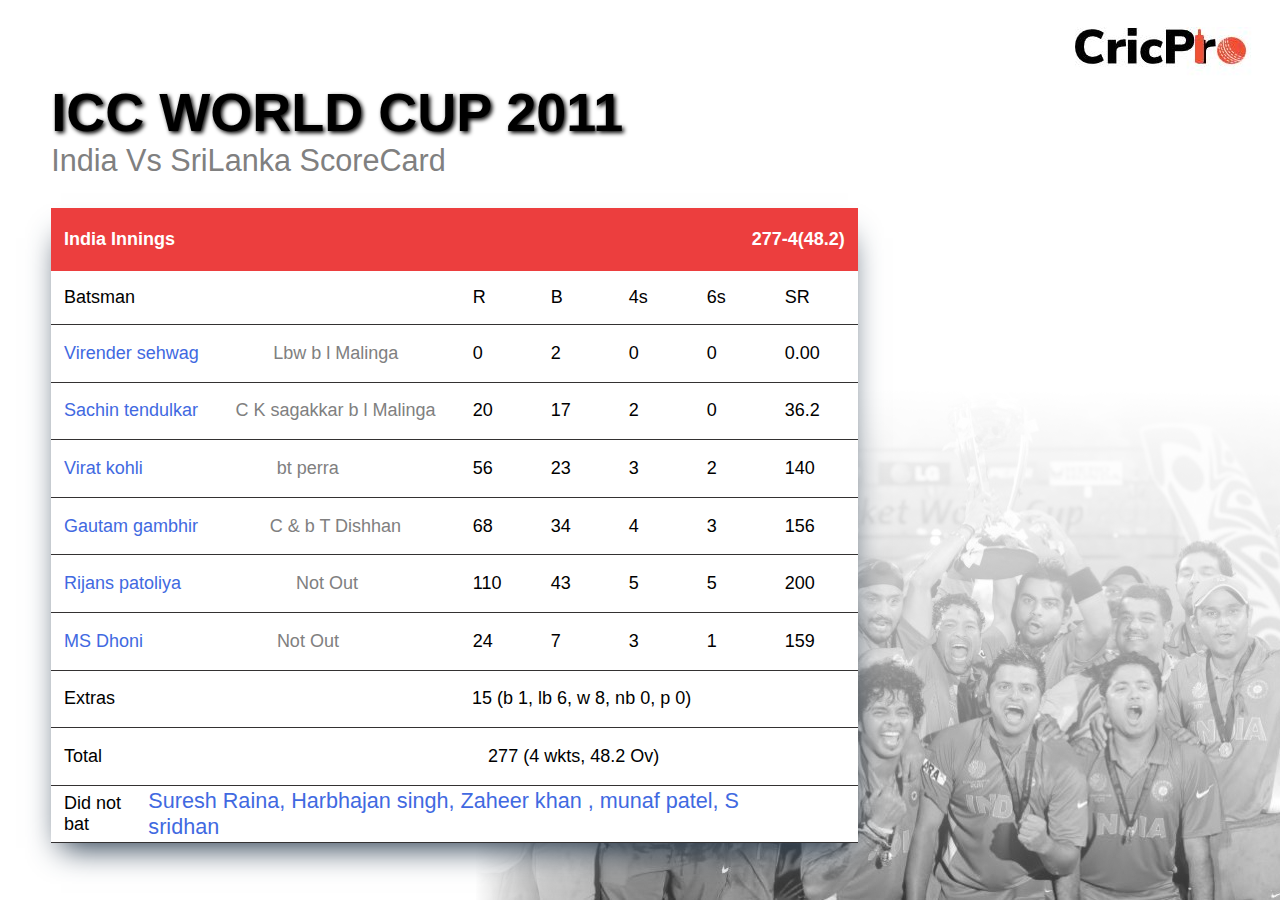
<file: WorldCupScoreBoard/index.html>
<!DOCTYPE html>
<html lang="en">
<head>
    <meta charset="UTF-8">
    <meta name="viewport" content="width=device-width, initial-scale=1.0">
    <title>scoreboard</title>
    <link rel="stylesheet" href="style.css">
</head>
<body>
    
        <a><img style="margin-top: 3vh;"   src="./cricpro-logo.png" alt="logo"></a>

    <div class="heading"><h1>ICC WORLD CUP 2011</h1><p>India Vs SriLanka ScoreCard</p></div>

    <div class="main">
        <div class="firstline">
            <div class="left"><p>India Innings</p></div>
            <div class="right"><p>277-4(48.2)</p></div>
        </div>

        <div class="content">
            <div class="left1"><p>Batsman</p></div>
            <div class="right1">
               <div class="right1-content"> <p>R</p>
                <p>B</p>
                <p>4s</p>
                <p>6s</p>
                <p>SR</p>
            </div>
            </div>
            </div>
       
        <div class="content1">
            <div class="left2"><p style="color: royalblue;">Virender sehwag</p></div>
            <div class="midddle"><p style="color: gray;">Lbw b l Malinga</p></div>
            <div class="right2">
               <div class="right2-content"> <p>0</p>
                <p>2</p>
                <p>0</p>
                <p>0</p>
                <p>0.00</p>
            </div>
            </div>
            </div>
        <div class="content1">
            <div class="left2"><p style="color: royalblue;">Sachin tendulkar</p></div>
            <div class="midddle"><p style="color: gray;">C K sagakkar b l Malinga</p></div>
            <div class="right2">
               <div class="right2-content"> <p>20</p>
                <p>17</p>
                <p>2</p>
                <p>0</p>
                <p>36.2</p>
            </div>
            </div>
            </div>
        <div class="content1">
            <div class="left2"><p style="color: royalblue;">Virat kohli</p></div>
            <div class="midddle"><p style="color: gray;">bt perra</p></div>
            <div class="right2">
               <div class="right2-content"> <p>56</p>
                <p>23</p>
                <p>3</p>
                <p>2</p>
                <p>140</p>
            </div>
            </div>
            </div>
        <div class="content1">
            <div class="left2"><p style="color: royalblue;">Gautam gambhir</p></div>
            <div class="midddle"><p style="color: gray;">C & b T Dishhan</p></div>
            <div class="right2">
               <div class="right2-content"> <p>68</p>
                <p>34</p>
                <p>4</p>
                <p>3</p>
                <p>156</p>
            </div>
            </div>
            </div>
        <div class="content1">
            <div class="left2"><p style="color: royalblue;">Rijans patoliya</p></div>
            <div class="midddle"><p style="color: gray;">Not Out</p></div>
            <div class="right2">
               <div class="right2-content"> <p>110</p>
                <p>43</p>
                <p>5</p>
                <p>5</p>
                <p>200</p>
            </div>
            </div>
            </div>
        <div class="content1">
            <div class="left2"><p style="color: royalblue;">MS Dhoni</p></div>
            <div class="midddle"><p style="color: gray;">Not Out</p></div>
            <div class="right2">
               <div class="right2-content"> <p>24</p>
                <p>7</p>
                <p>3</p>
                <p>1</p>
                <p>159</p>
            </div>
            </div>
            </div>

           <div class="bottom">
            <div class="bottomleft1"><p>Extras</p></div>
            <div class="bottomright1"><p style=" margin-right: 12vw;">15 (b 1, lb 6, w 8, nb 0, p 0)</p></div>
           </div>

           <div class="bottom">
            <div class="bottomleft1"><p>Total</p></div>
            <div class="bottomright1"><p style=" margin-right: 14.5vw;">277 (4 wkts, 48.2 Ov)</p></div>
           </div>

           <div class="bottom">
            <div class="bottomleft1"><p>Did not bat</p></div>
            <div class="bottomright1"><span style="color: royalblue;">Suresh Raina, Harbhajan singh, Zaheer khan , munaf patel, S sridhan </span></div>
           </div>
       
        </div>
</body>
</html>
</file>
<file: Calculator/style.css>
*{
    margin: 0;
    padding: 0;
    font-family: system-ui, -apple-system, BlinkMacSystemFont, 'Segoe UI', Roboto, Oxygen, Ubuntu, Cantarell, 'Open Sans', 'Helvetica Neue', sans-serif
}


html,body{
   width: 100%;
   height: 100%;
   display: flex;
   justify-content: center;
   align-items: center;
}

body{
    background-image: linear-gradient(90deg, #020024 0%, #090979 35%, #00d4ff 100%);
}

.container{
    width: 24%;
    height: 86%;
    background-color: rgb(227, 245, 254);
    border-radius: 6px;
}

.heading{
    color: rgb(19, 18, 18);
    font-size: xx-large;
    display: flex;
    justify-content: end;
}

.row1{
    display: flex;
    justify-content: space-around;
}
.num1{
    width: 75px;
    height: 75px;
    border-radius: 50px;
    margin-top: 35px;
    background-color:rgb(174,205,252);
    display: flex;
    justify-content: center;
    align-items: center;
    }

    .row2{
        display: flex;
        justify-content: space-around;
    }
    .row3{
        display: flex;
        justify-content: space-around;
    }
    .row4{
        display: flex;
        justify-content: space-around;
    }
    .row5{
        display: flex;
        justify-content: space-around;
    }

    .num2{
        width: 169px;
    height: 70pxpx;
    border-radius: 40px;
    margin-top: 35px;
    background-color:rgb(174,205,252);
    display: flex;
    justify-content: start;
    align-items: center;
    }

    .num2 h1{
        font-size: 46px;
        margin-left: 20px;
    }
</file>
<file: Cards/style.css>
*{
    padding: 0;
    margin: 0;
}

html,body{
    width: 100%;
    height:100%;
}

body{
    background-color: #FFDEE9;
    background-image: linear-gradient(0deg, #FFDEE9 0%, #B5FFFC 100%);
}


#main{
    width: 100%;
    height:100%;
}

.card{
    position: absolute; /*aa no meaning card have main par deapend nai kare.*/
    top:40%; /*display flex no use kari ne card ne center ma na lavyo beacuse te ek uper ek na aav aa method no use kari card ek ni uper ek aave*/ 
    left:45%;
   border: 1px solid salmon;
    border-radius:20px;
    width: 230px;
    height: 300px;
    overflow: hidden; /*aana use thi tame te object ni andar je image deso te border ni andar j rese atle border perfect dekhase*/
   } 

/*z-index no use object ne front ma ka to becand ma lavvi hoy teni potition change karvi hoy to z-index no use thay.
jetli z-index ni value vadhare tetli te object uper aave means screen par front ma dekhay*/

#card1{
    z-index: 4; 
    background-color: #6485de;
    transform: translate(-50px, -50px);
}

#card2{
    z-index:3;
    transform: translate(-50px, -50px) rotate(-8deg); /* Moves the box -50px right and -50px down */

    background-color: #31c757;
}

#card3{
    z-index:2;
    transform: translate(-50px, -50px) rotate(-16deg);
    background-color: #dd1818;
}
#card4{
    z-index:1;
    transform: translate(-50px, -50px) rotate(-23deg);
    background-color: #d949cd;
}

img{
    height: 100%;
    width: 100%;
    object-fit: cover; /*aana use thi image ek dum set thai jase;*/
}

#card2:hover{
    z-index: 10;
}
#card3:hover{
    z-index: 10;
}
#card4:hover{
    z-index: 10;
}
</file>
<file: Chess/style.css>
*{
    padding: 0;
    margin: 0;
}

html,body{
    height: 90vh;
    width: 100%;
}


body{
   
    background-color: #feee9f;

 }

.outer{
     height: 800px;
     width:800px;
     box-shadow: rgba(12, 255, 77, 0.4) 0px 30px 90px;
     margin:0px auto;

 }
 .row{
     height: 100px;
     width: 800px;
     background-color: #ccc;
 }
 .black{
     height: 100px;
     width: 100px;
     background-color: #769656;
     float: left;
 }
 .white{
     height: 100px;
     width: 100px;
     background: color #eeeed2;;
     float: left ;
 }

 img{
     width:100%;
 }
</file>
<file: Ludo/style.css>
* {
    margin: 0;
    padding: 0;
    box-sizing: border-box;
}

body {
    display: flex;
    justify-content: center;
    align-items: center;
    height: 100vh;
    background-color: rgb(255, 255, 255);
}

.outer {
    border: 1px solid red;
    height: 700px;
    width: 700px;
    display: flex;
    flex-wrap: wrap;
    justify-content: space-between;
    background-color: white;
    box-shadow: rgba(125, 221, 7, 0.56) 0px 22px 70px 4px;
    position: relative;
}

.red, .blue, .green, .yellow {
    width: 274px;
    height: 275px;
    display: flex;
    justify-content: center;
    align-items: center;
    border: 1px solid black;
}

/***color***/
.red {
    background-color: red;
}
.green {
    background-color: green;
}
.blue {
    background-color: royalblue;
}
.yellow {
    background-color: hsl(50, 93%, 48%);
}

/**************box inside*****************/
.box {
    background-color: white;
    width: 180px;
    height: 165px;
    display: flex;
    flex-wrap: wrap;
    align-items: center;
    justify-content: center;
}

.insidebox_redBackground {
    width: 50px;
    height: 50px;
    border: 7px solid red;
    margin: 10px;
    border-radius: 50%;
}
.insidebox_greenBackground {
    width: 50px;
    height: 50px;
    border: 7px solid green;
    margin: 10px;
    border-radius: 50%;
}
.insidebox_blueBackground {
    width: 50px;
    height: 50px;
    border: 7px solid royalblue;
    margin: 10px;
    border-radius: 50%;
}
.insidebox_yellowBackground {
    width: 50px;
    height: 50px;
    border: 7px solid hsl(50, 93%, 48%);
    margin: 10px;
    border-radius: 50%;
}

/***********square box****************/
.square {
    width: 49px;
    height: 46px;
    border: 1px solid black;
    font-size: 30px;
    text-align: center;
}
.squareContainer {
    display: flex;
}

.row {
    width: 700px;
    height: 149px;
    background-color: rgb(255, 255, 255);
    display: flex;
    justify-content: space-between;
    position: relative;
}

.row1 {
    display: flex;
}

.square1 {
    width: 45.2px;
    height: 48.7px;
    border: 1px solid black;
    font-size: 30px;
    text-align: center;
}

.square img {
    height: 6vh;
    width: 3vw;
    padding: 0.8vh;
}
.square1 img {
    height: 6vh;
    width: 3vw;
    padding: 0.8vh;
}

/* Center Home Area */
/* Center Home Area */
.center-home {
    position: absolute;
    left: 50%;
    top: 50%;
    transform: translate(-50%, -50%);
    width: 150px;
    height: 150px;
    background: white;
    border: 1px solid black;
}

.triangle {
    position: absolute;
    width: 0;
    height: 0;
    border-style: solid;
}

/* GREEN now on Top */
.green-triangle {
    top: 0;
    left: 50%;
    transform: translateX(-50%);
    border-width: 75px 75px 0 75px;
    border-color: green transparent transparent transparent;
}

/* RED now on Right */
.red-triangle {
    top: 50%;
    left: 0;
    transform: translateY(-50%);
    border-width: 75px 0 75px 75px;
    border-color: transparent transparent transparent red;
}

/* BLUE now on Bottom */
.blue-triangle {
    bottom: 0;
    left: 50%;
    transform: translateX(-50%);
    border-width: 0 75px 75px 75px;
    border-color: transparent transparent royalblue transparent;
}

/* YELLOW now on Left */
.yellow-triangle {
    top: 50%;
    right: 0;
    transform: translateY(-50%);
    border-width: 75px 75px 75px 0;
    border-color: transparent hsl(50, 93%, 48%) transparent transparent;
}
</file>
<file: SquearHover/style.css>
*{
    margin: 0;
    padding: 0;
}


html,body{
   width: 100%;
   height: 100%;
   background-color: #f9fca7;
}

/* uper nu to compulsory lakhavanu j */

#main{
    display: flex;
    align-items: center;
    justify-content: center;
    width: 100%;
   height: 100%;
}

.shape{
    margin: 10px 0 0 10px;
    border: 1px solid black;
    width: 200px;
    height: 200px;
    display: flex;
    align-items: center;
    justify-content: center;
}

#circle{
 
    border-radius: 50%;
}

#diamond{
    rotate: 45deg;
    margin-top: 50px;
}

#diamond h1{
    rotate:-45deg;
}

#circle:hover{
    background-color: rgb(74, 151, 219);
    color: brown;
}
#diamond:hover{
    background-color: chartreuse;
}
#square:hover{
    background-color: #df3030;
}
</file>
<file: sudoku/style.css>
*{
    padding: 0;
    margin: 0;
    font-family: 'Gill Sans', 'Gill Sans MT', Calibri, 'Trebuchet MS', sans-serif;
    box-sizing: border-box;
}

html,body{
    height: 100%;
    width: 100%;
    background-color: rgb(58, 58, 58);
}

.main{
    display: flex;
    justify-content: center;
    align-items: center;
    height: 100vh;
    width: 100vw;
    gap: 5rem;
}

.sudoku{
    color: white;
    position: absolute;
    top: 10%;
    margin-left: 37vw;
}

.ans{   
        color: white;
        position: absolute;
        top: 10%;
        margin-right: 37vw;
}

.main-border1{
    border: 2px solid rgba(225, 222, 44, 0.776);
    width: 30rem;
    height: 30rem;
    display: grid;
    grid-template-columns: repeat(3,10rem);
    grid-template-rows: repeat(3,10rem);
    box-shadow: rgba(215, 194, 33, 0.25) 0px 54px 55px, rgba(0, 0, 0, 0.12) 0px -12px 30px, rgba(0, 0, 0, 0.12) 0px 4px 6px, rgba(0, 0, 0, 0.17) 0px 12px 13px, rgba(0, 0, 0, 0.09) 0px -3px 5px;
}
.main-border2{
    border: 2px solid rgb(28, 43, 6);
    width: 30rem;
    height: 30rem;
    display: grid;
    grid-template-columns: repeat(3,10rem);
    grid-template-rows: repeat(3,10rem);
    box-shadow: rgba(210, 224, 14, 0.25) 0px 54px 55px, rgba(0, 0, 0, 0.12) 0px -12px 30px, rgba(0, 0, 0, 0.12) 0px 4px 6px, rgba(0, 0, 0, 0.17) 0px 12px 13px, rgba(0, 0, 0, 0.09) 0px -3px 5px;
}
.main-border1{
    border: 3px solid black;
    width: 30rem;
    height: 30rem;
    display: grid;
    grid-template-columns: repeat(3,10rem);
    grid-template-rows: repeat(3,10rem);
}

.boxes{
    border: 2px solid black;
    height: 10rem;
    width: 10rem;
    
}

.minbox{
    border: 0.7px solid rgb(0, 0, 0);
    height: 3.33rem;
    width: 3.33rem;
}

.rijans{
    display: grid;
    grid-template-columns: repeat(3,3.33rem);
    grid-template-rows: repeat(3,3.33rem);
    background-color: rgb(232,190,155);
}

.rijans-color{
    display: grid;
    grid-template-columns: repeat(3,3.33rem);
    grid-template-rows: repeat(3,3.33rem);
    background-color: rgb(183,122,94)
}

.minbox h1{
    display: flex;
    justify-content: center;
    align-items: center;
}
</file>
<file: SuperWar/style.css>
*{
    margin: 0;
    padding: 0;
}


html,body{
   width: 100%;
   height: 100%;
   background: linear-gradient(to top left, #d0f4fa, #a8eecd91, #eaffc9);
}

#main{
    display: flex;
    width: 100%;
   height: 100%;
}

#spiderman{
    background-color: rgb(255, 255, 255);
    margin: 10px;
    margin-left: 300px;
    width: fit-content;
    height: 210px;
    padding: 7px;
    padding-bottom: 34px;
   
    border-radius: 10px;
    box-shadow: rgba(0, 0, 0, 0.19) 0px 10px 20px, rgba(0, 0, 0, 0.23) 0px 6px 6px;
    background-color: transparent;
    backdrop-filter: blur(30px);
}

#spiderman h1{
    font-size:xx-large;
    font-weight:900;
    margin-left: 39px;
    margin-top: 22px;
}

#wonderwomen{
    background-color: rgb(255, 255, 255);
    margin: 10px;
    width: fit-content;
    height: 210px;
    padding: 7px;
    padding-bottom: 34px;
    
    border-radius: 10px;
    box-shadow: rgba(0, 0, 0, 0.19) 0px 10px 20px, rgba(0, 0, 0, 0.23) 0px 6px 6px;
    background-color: transparent;
    backdrop-filter: blur(30px);
}

 #wonderwomen h1{
    font-size:xx-large;
    font-weight:900;
    margin-left: 45px;
    margin-top: 22px;
}

#score{
    display: flex;
    justify-content: center;
    justify-content: space-between;
   font-size:60px;
    font-weight: 400;
    height: 50px;
    width: 70px;
    margin: 20px 100px 0px 100px;
    text-shadow:4px 4px 5px #cf9229;
}

#captainamerica{
    background-color: rgb(255, 255, 255);
    margin: 10px;
    width: fit-content;
    height: 210px;
    padding: 7px;
    padding-bottom: 34px;
   
    border-radius: 10px;
    box-shadow: rgba(0, 0, 0, 0.19) 0px 10px 20px, rgba(0, 0, 0, 0.23) 0px 6px 6px;
    background-color: transparent;
    backdrop-filter: blur(30px);
    
}

#captainamerica h1{
    font-size:xx-large;
    font-weight:900;
    margin-left: 47px;
    margin-top: 22px;
}

#gemwoman{
    background-color: rgb(255, 255, 255);
    margin: 10px;
    width: fit-content;
    height: 210px;
    padding: 7px;
    padding-bottom: 34px;
    
    border-radius: 10px;
    box-shadow: rgba(0, 0, 0, 0.19) 0px 10px 20px, rgba(0, 0, 0, 0.23) 0px 6px 6px;
    background-color: transparent;
    backdrop-filter: blur(30px);
}

#gemwoman h1{
    font-size:xx-large;
    font-weight:900;
    margin-left: 47px;
    margin-top: 22px;
}
</file>
<file: UsabilityHub-clone/style.css>
@import url('https://fonts.googleapis.com/css2?family=Poppins:ital,wght@0,100;0,200;0,300;0,400;0,500;0,600;0,700;0,800;0,900;1,100;1,200;1,300;1,400;1,500;1,600;1,700;1,800;1,900&display=swap');


*{
    margin: 0;
    padding: 0;
    box-sizing: border-box;
}


html,body{
    width: 100vw;
    height: 400vh;
    /* position: fixed; */
}

h3{
    font-size: 1.2rem;
}

.top-banner{
    justify-content: center;
    background-color: rgb(79,179,212);
    color: #ffff;
    height: 7vh;
    display: flex;
    align-items: center;
    word-spacing: 0.3rem;
    background-image: url(./photos/asset\ 18.png);
    background-size: 18rem;
    
}

.bothside-space{
    margin-inline: 12vw;
}

nav{
    display: flex;
    justify-content: space-between;
}

.logo img{
    width:15vw ;
    margin-top: 20px;
}


.navbar{
    display: flex;
    list-style: none;
    margin-top: 20px;
    gap: 3.2vw;
    font-size: larger;
}

a{
    color: black;
}

a:hover{
   color: rgb(74, 61, 209);
}

li{
    margin-top: 10px;
}

#box-1{
    border: 0.5px solid rgb(22, 17, 82);
    border-radius: 0.4rem;
    padding: 12px 24px;
    box-shadow: rgba(0, 0, 0, 0.24) 0px 3px 8px;
}

#box-1:hover{
    border-color:  royalblue;
    
}

#box-2{
    border: 0.2px solid rgb(90, 90, 240);
    border-radius: 0.4rem;
    padding: 12px 24px;
    box-shadow: rgba(0, 0, 0, 0.24) 0px 3px 8px;
    background-color: #2294ED;
    }

#box-2:hover{
    background-color: rgb(42, 96, 178);
}

main{
    display: flex;
    justify-content: space-between;
}

.right-img img{
    width: 500px;
    height: 400px;
    margin-top: 35px;
}

.content-left{
    margin-top: 18vh;
    display: flex;
    flex-direction: column;
    row-gap: 1rem;
}

p{
    font-size: 25px;
    width: 40vw;
}
button{
    height: 3rem;
    background-color: #2294ED;
    color: white;
    border-radius: 9px;
    width: 9rem;
    border: #15232e;
    box-shadow: rgba(0, 0, 0, 0.15) 0px 15px 25px, rgba(0, 0, 0, 0.05) 0px 5px 10px;
}

button:hover{
    background-color: rgb(42, 96, 178);
}

pre{
    font-size: 15px;
}

.compuny-container{
    margin-top: 17px;
  
}

.compuny-text{
   text-align: center;
   font-size: large;
   font-weight: 500;
}

.compunys-img{
    display: flex;
    justify-content: space-between;
    margin-top: 16px;
}

.compunys-img img{
    width: 120px;
    height: 50px;
}

.header-section{
    margin-top: 5rem;
    text-align: center; 
}

.header h2{
    font-size: 2.2rem;
    color: #183B56;
}

#right-arrow img{
    width: 25px;
    margin-left: 0.5rem;
}


#right-arrow {
    border: 0.5px solid rgb(22, 17, 82);
    border-radius: 0.4rem;
    padding: 12px 24px;
    box-shadow: rgba(0, 0, 0, 0.24) 0px 3px 8px;
    display: flex;
    justify-content: center;
    align-items: center;
    width: 200px;
    margin: 2rem auto;
}

#right-arrow:hover{
    border-color:  royalblue;
}

.cart-1{
    width: 20rem;
    height: 17rem;
    display: flex;
     flex-direction: column;
    /* justify-content: center;  */
    gap: 1.5rem;
    margin-top: 1rem;
}
.img-section img{
    width: 45px;
    height: 45px;
}

.img-section {
    display: flex;
    justify-content: center;
}

.text-1 h3{
    font-size: 1.7rem;
    color: rgb(24,59,86);
    margin-bottom: 1rem;
    display: flex;
    justify-content: center;
}

.text-1 p{
    font-size: 1.3rem;
    width: 19rem;
    margin-left: 1.9rem;
    color: rgb(87,117,130);
}
.text-1 span{
    margin-left: 4rem;
    color: rgb(87,117,130);
}

#learn-more {
    border: 0.5px solid rgb(22, 17, 82);
    border-radius: 0.4rem;
    padding: 12px 24px;
    box-shadow: rgba(0, 0, 0, 0.24) 0px 3px 8px;
    display: flex;
    justify-content: center;
    align-items: center;
    width: 160px;
    margin-left: 5rem;
}

#learn-more img{
    width: 21px;
    margin-left: 0.5rem;
}

#learn-more:hover{
    border-color:  royalblue;
}

.mid-grid{
    display: grid;
    grid-template-columns: repeat(3,minmax(270px,1fr));
}

.mid-grid{
    margin-left: 3rem;
}

.back-img {
    background-image: url(./photos/asset\ 19.svg);
    background-repeat:no-repeat;
   background-position: center;
}

.slide-big-img img{
    width: 30rem;
}

.slide-1{
display: flex;
justify-content: space-between;
}

.slide-text{
    display: flex;
    justify-content: center;
    align-items: center;
    flex-direction: column;
    word-spacing: 0.1rem;
    gap: rem;
}


#more-example {
    border: 0.5px solid rgb(22, 17, 82);
    border-radius: 0.4rem;
    padding: 12px 24px;
    box-shadow: rgba(0, 0, 0, 0.24) 0px 3px 8px;
    display: flex;
    justify-content: center;
    align-items: center;
    width: 240px;
    margin-left: 5rem;
}

#more-example img{
    width: 21px;
    margin-left: 0.5rem;
}

#more-example:hover{
    border-color:  royalblue;
}

.last-heading{
    display: flex;
    flex-direction: column;
    justify-content: center;
    align-items: center;
    margin-top: 2rem;
    gap: 1rem;
}

.last-heading h1{
    font-size: 40px;
    margin-left: 4rem;
    padding: 1rem 2rem;
}
</file>
<file: WorldCupScoreBoard/style.css>
*{
    padding: 0;
    margin: 0;
    font-family:'Segoe UI', Tahoma, Geneva, Verdana, sans-serif;
    box-sizing: border-box;
}

html,body{
    height: 100%;
    width: 100%;
}

body{
    background-image: url(./cricpro-bg.png);
    background-repeat: no-repeat;
    background-position: 100% 100%;
}

a{

    margin-left: 84vw; 
}

.heading{
     margin-left: 4% ;
     margin-bottom: 5%;
      height: 7vh;
}

.heading h1{
    font-size: 6vh;
    text-shadow: 2px 2px 4px black;
}
.heading p{
    font-size: 3.4vh;
    color: gray;
}

.main{
    background-color: rgb(234, 133, 133);
    height: 70vh;
    width: 63vw;
    margin-left:  4vw;
    position: relative;
    box-shadow: rgb(38, 57, 77) 0px 20px 30px -10px;
}

.firstline{
    display: flex;
    justify-content: space-between;
    background-color: rgb(236, 62, 62);
    color: white;
    font-size: large;
    font-weight: 700;
    height: 7vh;
    align-items: center;
    padding: 1vw;
}

.content{
    display: flex;
    justify-content: space-between;
    background-color: rgb(255, 255, 255);
    color: rgb(0, 0, 0);
    font-size: large;
    font-weight: 400;
    height: 6vh;
    align-items: center;
    padding: 1vw;
    border-bottom: 1px solid rgb(52, 50, 50);
}

.right1-content{
   display: grid;
   grid-template-columns: repeat(5,minmax(60px,1fr));
   gap: 18px;
}
.content1{
    display: flex;
    justify-content: space-between;
    background-color: rgb(255, 255, 255);
    color: rgb(0, 0, 0);
    font-size: large;
    font-weight: 400;
    height: 6.4vh;
    align-items: center;
    padding: 1vw;
    border-bottom: 1px solid rgb(52, 50, 50);
    align-items: center;
}

.right2-content{
    display: grid;
   grid-template-columns: repeat(5,minmax(60px,1fr));
   gap: 18px;
}

.bottom{
    display:flex;
    justify-content: space-between;
    border-bottom: 1px solid rgb(52, 50, 50);
    align-items: center;
    font-size: large;
    font-weight: 400;
    height: 6.4vh;
    padding: 1vw;
    background-color: rgb(255, 255, 255);
    color: rgb(0, 0, 0);
}

span{
    gap: 6vw;
    margin-right: 4vw;
    font-size: larger;
}
</file>
